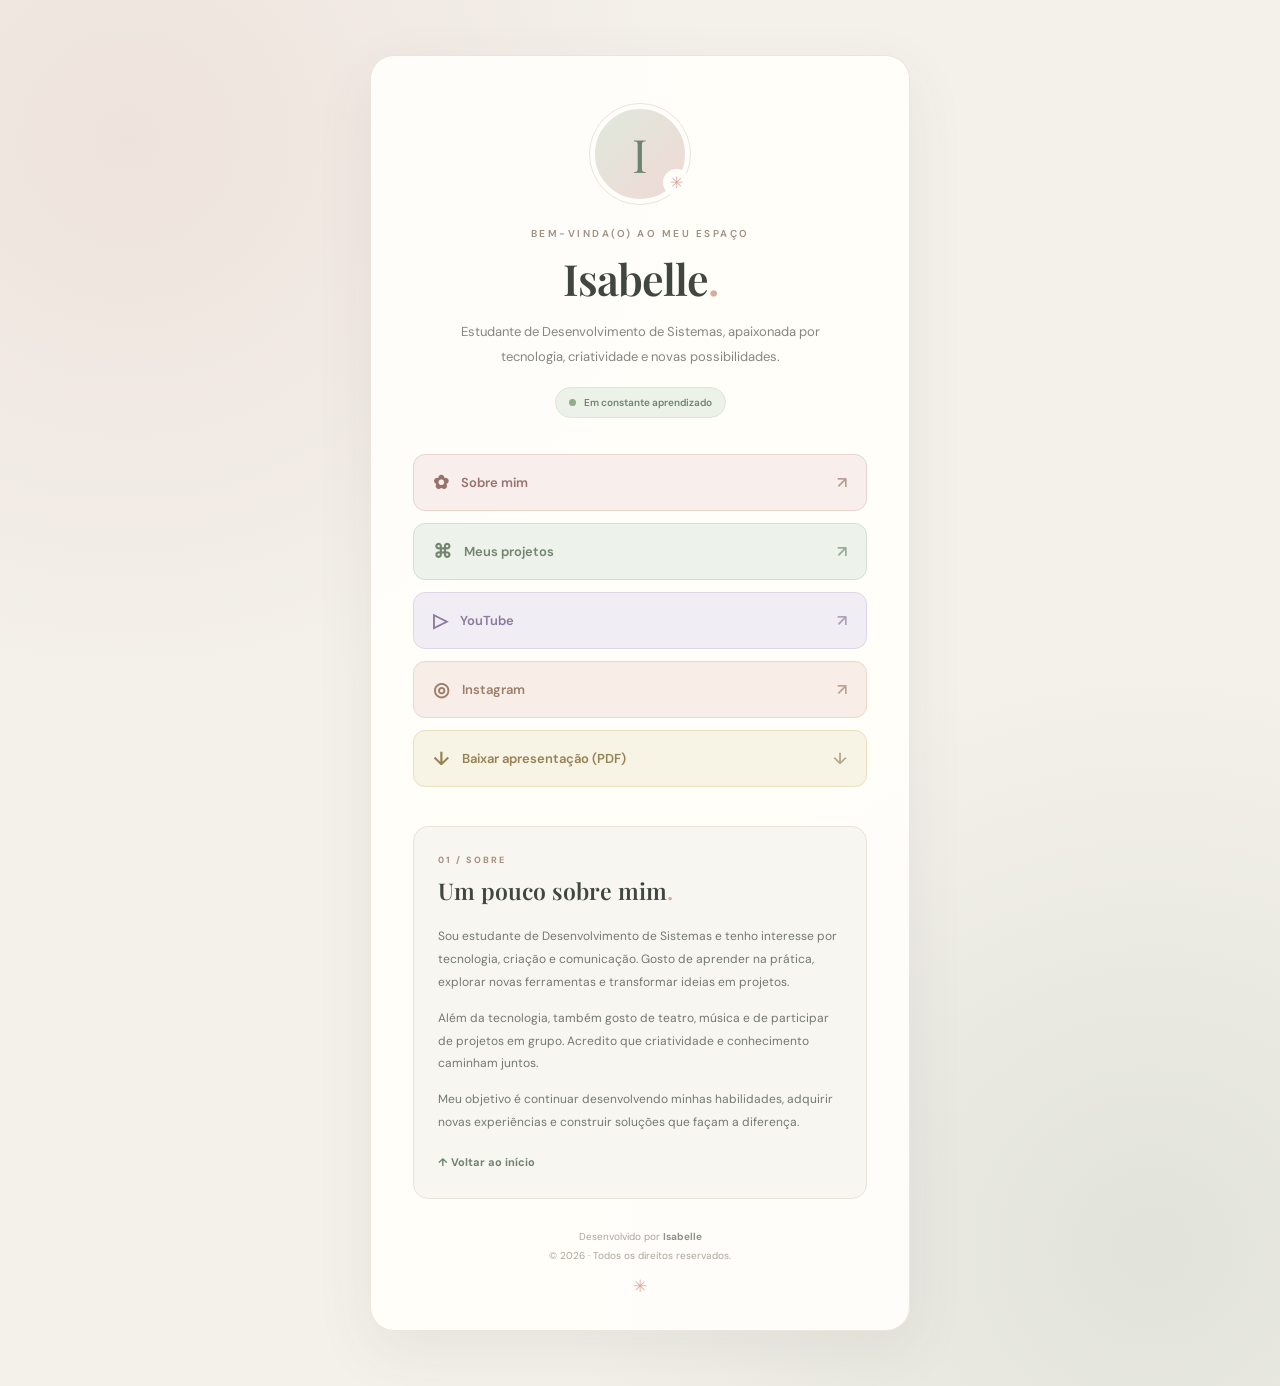
<file: index.html>
<!DOCTYPE html>
<html lang="pt-BR">

<head>
    <meta charset="UTF-8">
    <meta name="viewport" content="width=device-width, initial-scale=1.0">

    <meta name="description" content="Portfólio pessoal de Isabelle, estudante de Desenvolvimento de Sistemas.">

    <title>Isabelle | Portfólio</title>

   
    <link rel="preconnect" href="https://fonts.googleapis.com">
    <link rel="preconnect" href="https://fonts.gstatic.com" crossorigin>

    <link href="https://fonts.googleapis.com/css2?family=DM+Sans:wght@400;500;600;700&family=Playfair+Display:wght@500;600;700&display=swap" rel="stylesheet">

    
    <link rel="stylesheet" href="style.css">

    <script src="script.js" defer></script>
</head>

<body id="topo">

    <main class="container">

        <!-- Cabeçalho -->
        <header class="profile-header reveal">

            <div class="avatar">
                <span>I</span>
                <div class="avatar-decoration">✳</div>
            </div>

            <p class="eyebrow">BEM-VINDA(O) AO MEU ESPAÇO</p>

            <h1>Isabelle<span>.</span></h1>

            <p class="subtitle">
                Estudante de Desenvolvimento de Sistemas,
                apaixonada por tecnologia, criatividade e novas possibilidades.
            </p>

            <div class="status">
                <span class="status-dot"></span>
                Em constante aprendizado
            </div>

        </header>

        <!-- Navegação -->
        <nav class="links reveal" aria-label="Links principais">

            <a href="#sobre" class="link-card primary">
                <span class="link-icon">✿</span>
                <span>Sobre mim</span>
                <span class="arrow">↗</span>
            </a>

            <a href="projetos.html" class="link-card secondary">
                <span class="link-icon">⌘</span>
                <span>Meus projetos</span>
                <span class="arrow">↗</span>
            </a>

            <a href="https://www.youtube.com/" target="_blank" rel="noopener noreferrer" class="link-card lilac">
                <span class="link-icon">▷</span>
                <span>YouTube</span>
                <span class="arrow">↗</span>
            </a>

            <a href="https://www.instagram.com/" target="_blank" rel="noopener noreferrer" class="link-card peach">
                <span class="link-icon">◎</span>
                <span>Instagram</span>
                <span class="arrow">↗</span>
            </a>

            <a href="apresentacao-isabelle.pdf" download class="link-card yellow">
                <span class="link-icon">↓</span>
                <span>Baixar apresentação (PDF)</span>
                <span class="arrow">↓</span>
            </a>

        </nav>

        <!-- Sobre mim -->
        <section class="about reveal" id="sobre">

            <div class="section-heading">
                <span class="section-number">01 / SOBRE</span>
                <h2>Um pouco sobre mim<span>.</span></h2>
            </div>

            <p>
                Sou estudante de Desenvolvimento de Sistemas e tenho
                interesse por tecnologia, criação e comunicação.
                Gosto de aprender na prática, explorar novas ferramentas
                e transformar ideias em projetos.
            </p>

            <p>
                Além da tecnologia, também gosto de teatro, música
                e de participar de projetos em grupo. Acredito que
                criatividade e conhecimento caminham juntos.
            </p>

            <p>
                Meu objetivo é continuar desenvolvendo minhas habilidades,
                adquirir novas experiências e construir soluções que
                façam a diferença.
            </p>

            <a href="#topo" class="back-top">
                ↑ Voltar ao início
            </a>

        </section>

        <!-- Rodapé -->
        <footer class="footer">

            <p>
                Desenvolvido por <strong>Isabelle</strong>
            </p>

            <span>© <span id="current-year"></span> · Todos os direitos reservados.</span>

            <div class="footer-decoration">✳</div>

        </footer>

    </main>

</body>
</html>
</file>
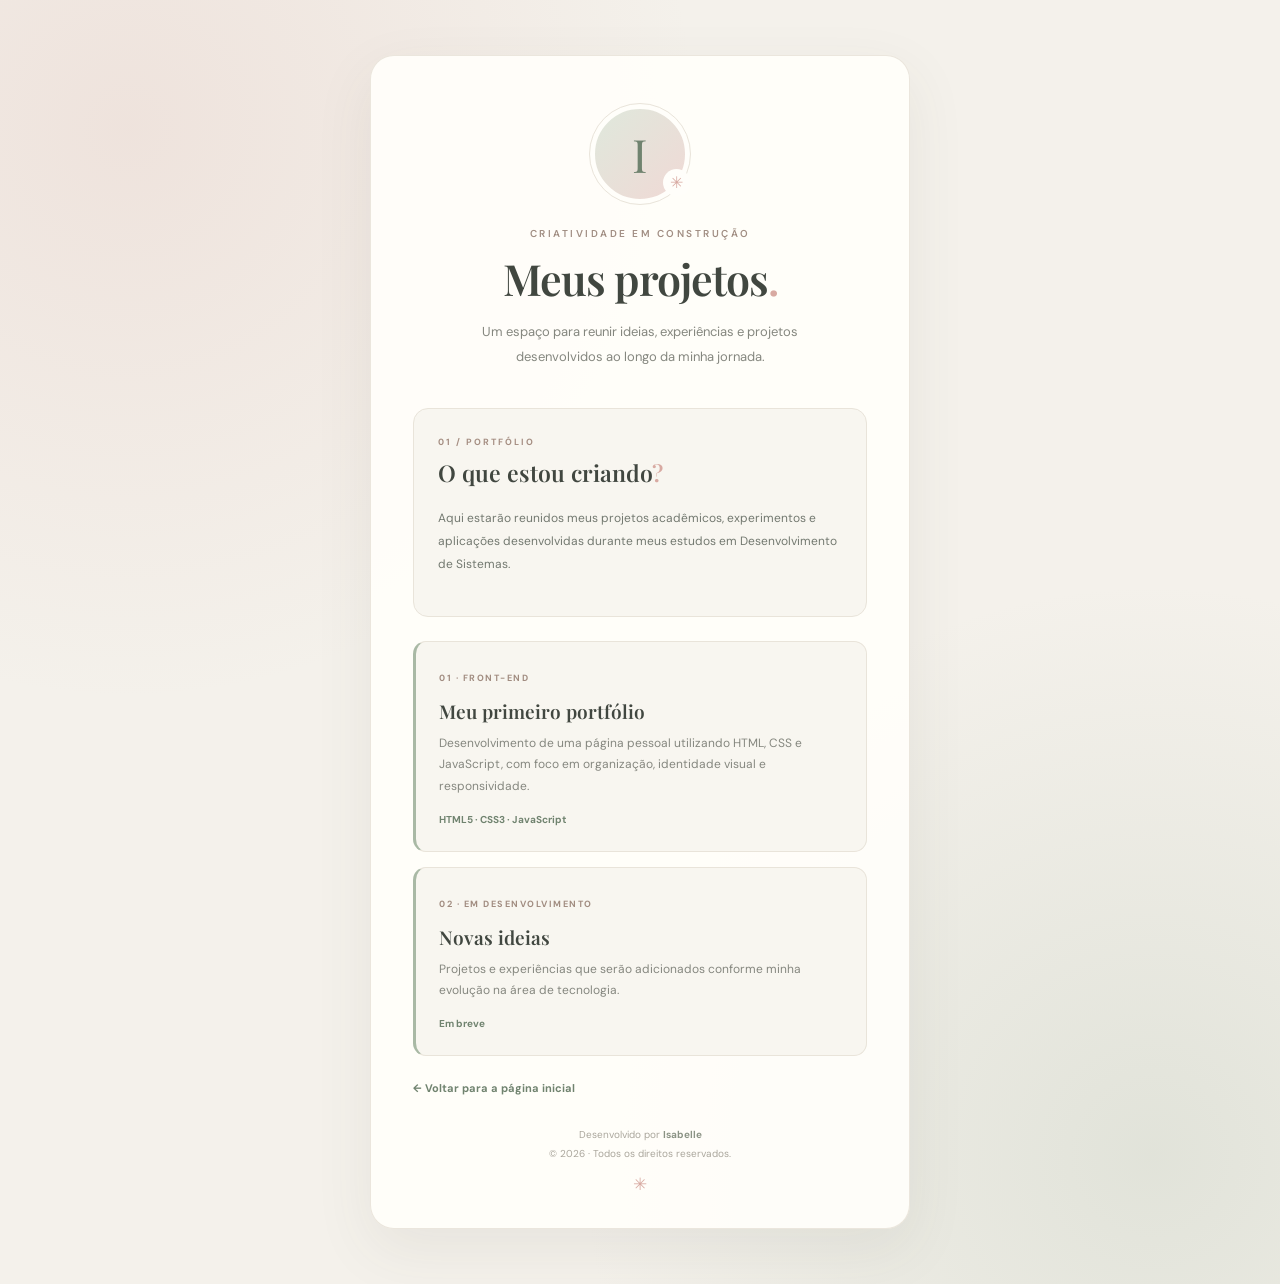
<file: projetos.html>
<!DOCTYPE html>
<html lang="pt-BR">

<head>
    <meta charset="UTF-8">
    <meta name="viewport" content="width=device-width, initial-scale=1.0">

    <meta name="description" content="Conheça os projetos desenvolvidos por Isabelle.">

    <title>Projetos | Isabelle</title>

    <link rel="preconnect" href="https://fonts.googleapis.com">
    <link rel="preconnect" href="https://fonts.gstatic.com" crossorigin>

    <link href="https://fonts.googleapis.com/css2?family=DM+Sans:wght@400;500;600;700&family=Playfair+Display:wght@500;600;700&display=swap" rel="stylesheet">

    <link rel="stylesheet" href="style.css">
    <script src="script.js" defer></script>
</head>

<body id="topo">

    <main class="container">

        <header class="profile-header reveal">

            <div class="avatar">
                <span>I</span>
                <div class="avatar-decoration">✳</div>
            </div>

            <p class="eyebrow">CRIATIVIDADE EM CONSTRUÇÃO</p>

            <h1>Meus projetos<span>.</span></h1>

            <p class="subtitle">
                Um espaço para reunir ideias, experiências
                e projetos desenvolvidos ao longo da minha jornada.
            </p>

        </header>

        <section class="about reveal">

            <div class="section-heading">
                <span class="section-number">01 / PORTFÓLIO</span>
                <h2>O que estou criando<span>?</span></h2>
            </div>

            <p>
                Aqui estarão reunidos meus projetos acadêmicos,
                experimentos e aplicações desenvolvidas durante
                meus estudos em Desenvolvimento de Sistemas.
            </p>

        </section>

        <section class="project-list reveal">

            <article class="project-card">
                <span class="project-tag">01 · FRONT-END</span>

                <h2>Meu primeiro portfólio</h2>

                <p>
                    Desenvolvimento de uma página pessoal utilizando
                    HTML, CSS e JavaScript, com foco em organização,
                    identidade visual e responsividade.
                </p>

                <span class="project-tech">HTML5 · CSS3 · JavaScript</span>
            </article>

            <article class="project-card">
                <span class="project-tag">02 · EM DESENVOLVIMENTO</span>

                <h2>Novas ideias</h2>

                <p>
                    Projetos e experiências que serão adicionados
                    conforme minha evolução na área de tecnologia.
                </p>

                <span class="project-tech">Em breve</span>
            </article>

        </section>

        <a href="index.html" class="back-top return-link">
            ← Voltar para a página inicial
        </a>

        <footer class="footer">
            <p>Desenvolvido por <strong>Isabelle</strong></p>
            <span>© <span id="current-year"></span> · Todos os direitos reservados.</span>
            <div class="footer-decoration">✳</div>
        </footer>

    </main>

</body>
</html>
</file>
<file: style.css>
/* =================================
   CONFIGURAÇÕES GERAIS
================================= */

* {
    margin: 0;
    padding: 0;
    box-sizing: border-box;
}

:root {
    --background: #f4f1eb;
    --surface: #fffefa;
    --surface-alt: #f8f6f0;

    --text: #414740;
    --muted: #85877f;

    --sage: #a9b9a5;
    --sage-dark: #70836f;

    --rose: #d8aaa2;
    --lilac: #c6b8d5;
    --peach: #e8c8b2;
    --yellow: #e6d69e;

    --border: #e9e4da;

    --shadow: 0 20px 60px rgba(75, 72, 60, 0.08);
}

html {
    scroll-behavior: smooth;
}

body {
    min-height: 100vh;
    padding: 55px 20px;

    font-family: "DM Sans", sans-serif;
    color: var(--text);

    background:
        radial-gradient(
            circle at 10% 10%,
            rgba(216, 170, 162, 0.20),
            transparent 35%
        ),
        radial-gradient(
            circle at 90% 90%,
            rgba(169, 185, 165, 0.25),
            transparent 35%
        ),
        var(--background);
}

/* =================================
   CONTAINER PRINCIPAL
================================= */

.container {
    width: 100%;
    max-width: 540px;

    margin: 0 auto;
    padding: 48px 42px 28px;

    background: rgba(255, 254, 250, 0.94);

    border: 1px solid rgba(233, 228, 218, 0.9);
    border-radius: 24px;

    box-shadow: var(--shadow);
}

/* =================================
   CABEÇALHO
================================= */

.profile-header {
    text-align: center;
}

.avatar {
    width: 100px;
    height: 100px;

    margin: 0 auto 23px;

    display: grid;
    place-items: center;

    position: relative;

    background: linear-gradient(
        135deg,
        #dfe8dc,
        #f0d9d5
    );

    border: 5px solid var(--surface);
    outline: 1px solid var(--border);

    border-radius: 50%;
}

.avatar span {
    font-family: "Playfair Display", serif;
    font-size: 46px;
    color: var(--sage-dark);
}

.avatar-decoration {
    position: absolute;
    right: -5px;
    bottom: 3px;

    width: 27px;
    height: 27px;

    display: grid;
    place-items: center;

    color: var(--rose);
    background: var(--surface);

    border-radius: 50%;
    font-size: 16px;
}

.eyebrow {
    margin-bottom: 9px;

    color: #a18e83;

    font-size: 10px;
    font-weight: 600;

    letter-spacing: 2.5px;
}

h1 {
    font-family: "Playfair Display", serif;
    font-size: 43px;
    font-weight: 600;
    letter-spacing: -1px;
}

h1 span {
    color: var(--rose);
}

.subtitle {
    max-width: 365px;

    margin: 13px auto 18px;

    color: var(--muted);

    font-size: 13px;
    line-height: 1.9;
}

.status {
    display: inline-flex;
    align-items: center;
    gap: 8px;

    padding: 8px 13px;

    color: var(--sage-dark);
    background: #edf2e9;

    border: 1px solid #dce7d8;
    border-radius: 30px;

    font-size: 10px;
    font-weight: 600;
}

.status-dot {
    width: 7px;
    height: 7px;

    background: #91ad8a;
    border-radius: 50%;
}

/* =================================
   LINKS
================================= */

.links {
    display: grid;
    gap: 12px;

    margin-top: 36px;
}

.link-card {
    min-height: 57px;

    display: flex;
    align-items: center;
    gap: 12px;

    padding: 0 19px;

    text-decoration: none;
    color: var(--text);

    border: 1px solid transparent;
    border-radius: 12px;

    font-size: 13px;
    font-weight: 600;

    transition:
        transform 0.25s ease,
        box-shadow 0.25s ease,
        border-color 0.25s ease;
}

.link-card:hover {
    transform: translateY(-3px);
    box-shadow: 0 9px 22px rgba(70, 70, 60, 0.08);
}

.link-card:focus-visible,
.back-top:focus-visible {
    outline: 3px solid var(--sage);
    outline-offset: 4px;
}

.link-icon {
    font-size: 19px;
}

.arrow {
    margin-left: auto;
    opacity: 0.65;
    font-size: 16px;
}

.primary {
    background: #f8eeeb;
    border-color: #ead4ce;
    color: #98736d;
}

.secondary {
    background: #edf2ea;
    border-color: #d5e0d2;
    color: #718570;
}

.lilac {
    background: #f1edf5;
    border-color: #dfd5e9;
    color: #897b9b;
}

.peach {
    background: #f8eee7;
    border-color: #ead8c9;
    color: #9b7d6b;
}

.yellow {
    background: #f7f3e5;
    border-color: #e9dfbd;
    color: #948354;
}

/* =================================
   SOBRE MIM
================================= */

.about {
    margin-top: 39px;
    padding: 27px 24px;

    background: var(--surface-alt);

    border: 1px solid var(--border);
    border-radius: 15px;
}

.section-number {
    display: block;

    margin-bottom: 9px;

    color: #a58e82;

    font-size: 9px;
    font-weight: 700;
    letter-spacing: 2px;
}

.section-heading h2 {
    margin-bottom: 19px;

    font-family: "Playfair Display", serif;
    font-size: 23px;
    font-weight: 600;
}

.section-heading h2 span {
    color: var(--rose);
}

.about p {
    margin-bottom: 13px;

    color: #737970;

    font-size: 12px;
    line-height: 1.9;
}

.back-top {
    display: inline-block;
    margin-top: 8px;

    color: var(--sage-dark);

    font-size: 11px;
    font-weight: 700;

    text-decoration: none;

    transition: color 0.2s ease;
}

.back-top:hover {
    color: var(--rose);
}

/* =================================
   RODAPÉ
================================= */

.footer {
    position: relative;
    text-align: center;

    padding-top: 28px;

    color: #aaa69c;
    font-size: 10px;
    line-height: 1.9;
}

.footer strong {
    color: #8b9385;
}

.footer-decoration {
    margin-top: 5px;
    color: var(--rose);
    font-size: 17px;
}

/* =================================
   ANIMAÇÕES
================================= */

.reveal {
    opacity: 0;
    transform: translateY(18px);

    transition:
        opacity 0.7s ease,
        transform 0.7s ease;
}

.reveal.visible {
    opacity: 1;
    transform: translateY(0);
}

/* =================================
   RESPONSIVIDADE
================================= */

@media (max-width: 600px) {

    body {
        padding: 25px 13px;
    }

    .container {
        padding: 37px 22px 24px;
        border-radius: 19px;
    }

    .avatar {
        width: 88px;
        height: 88px;
    }

    .avatar span {
        font-size: 40px;
    }

    h1 {
        font-size: 37px;
    }

    .subtitle {
        font-size: 12px;
    }

    .link-card {
        min-height: 54px;
        font-size: 12px;
    }

    .about {
        padding: 23px 19px;
    }

    .section-heading h2 {
        font-size: 21px;
    }
}

/* Respeita quem prefere menos animações */

@media (prefers-reduced-motion: reduce) {

    html {
        scroll-behavior: auto;
    }

    *,
    *::before,
    *::after {
        transition-duration: 0.01ms !important;
        animation-duration: 0.01ms !important;
    }
}
/* =================================
   PÁGINA DE PROJETOS
================================= */

.project-list {
    display: grid;
    gap: 15px;
    margin-top: 24px;
}

.project-card {
    padding: 23px;

    background: #f8f6f0;

    border: 1px solid var(--border);
    border-left: 3px solid var(--sage);

    border-radius: 13px;

    transition:
        transform 0.25s ease,
        box-shadow 0.25s ease;
}

.project-card:hover {
    transform: translateY(-3px);
    box-shadow: 0 10px 25px rgba(70, 70, 60, 0.07);
}

.project-tag {
    color: #a18c80;

    font-size: 9px;
    font-weight: 700;
    letter-spacing: 1.5px;
}

.project-card h2 {
    margin: 12px 0 9px;

    font-family: "Playfair Display", serif;
    font-size: 19px;
    font-weight: 600;
}

.project-card p {
    color: var(--muted);

    font-size: 12px;
    line-height: 1.8;
}

.project-tech {
    display: inline-block;
    margin-top: 15px;

    color: var(--sage-dark);
    font-size: 10px;
    font-weight: 700;
}

.return-link {
    margin-top: 25px;
}
</file>
